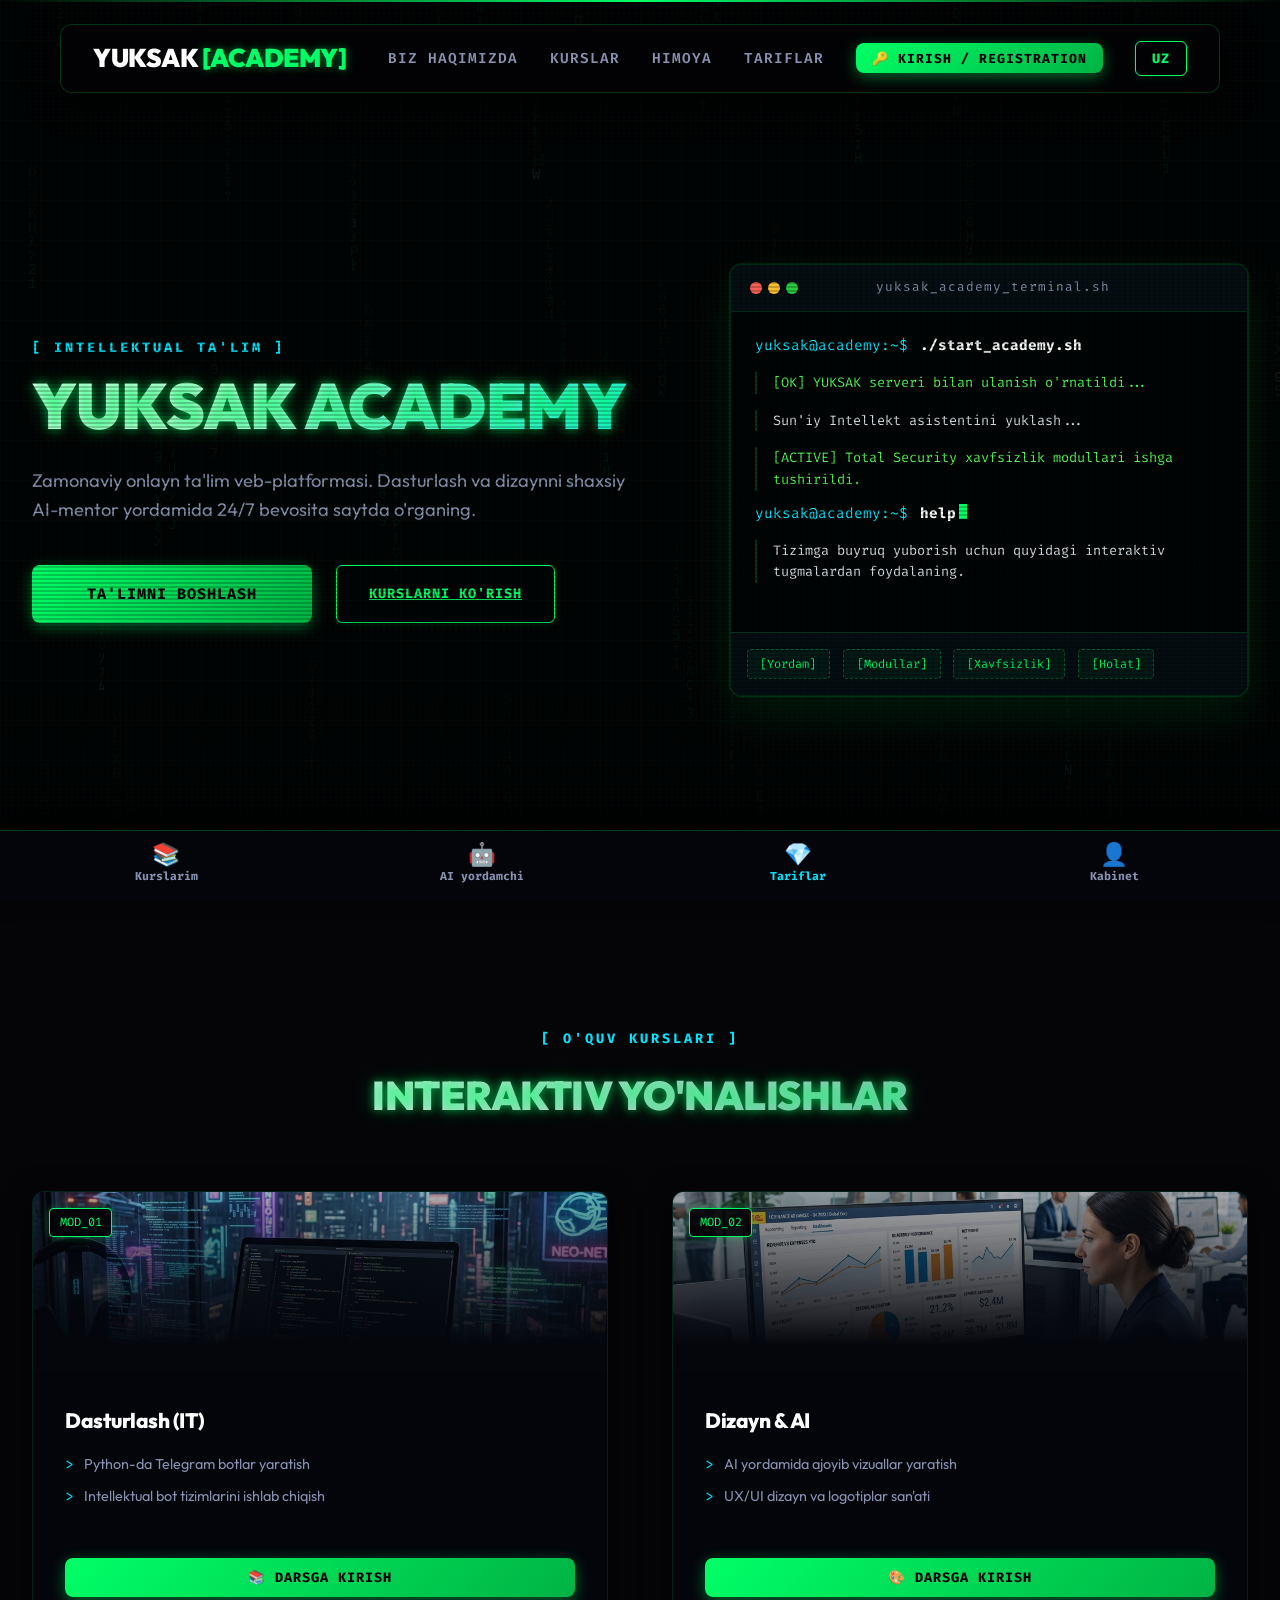
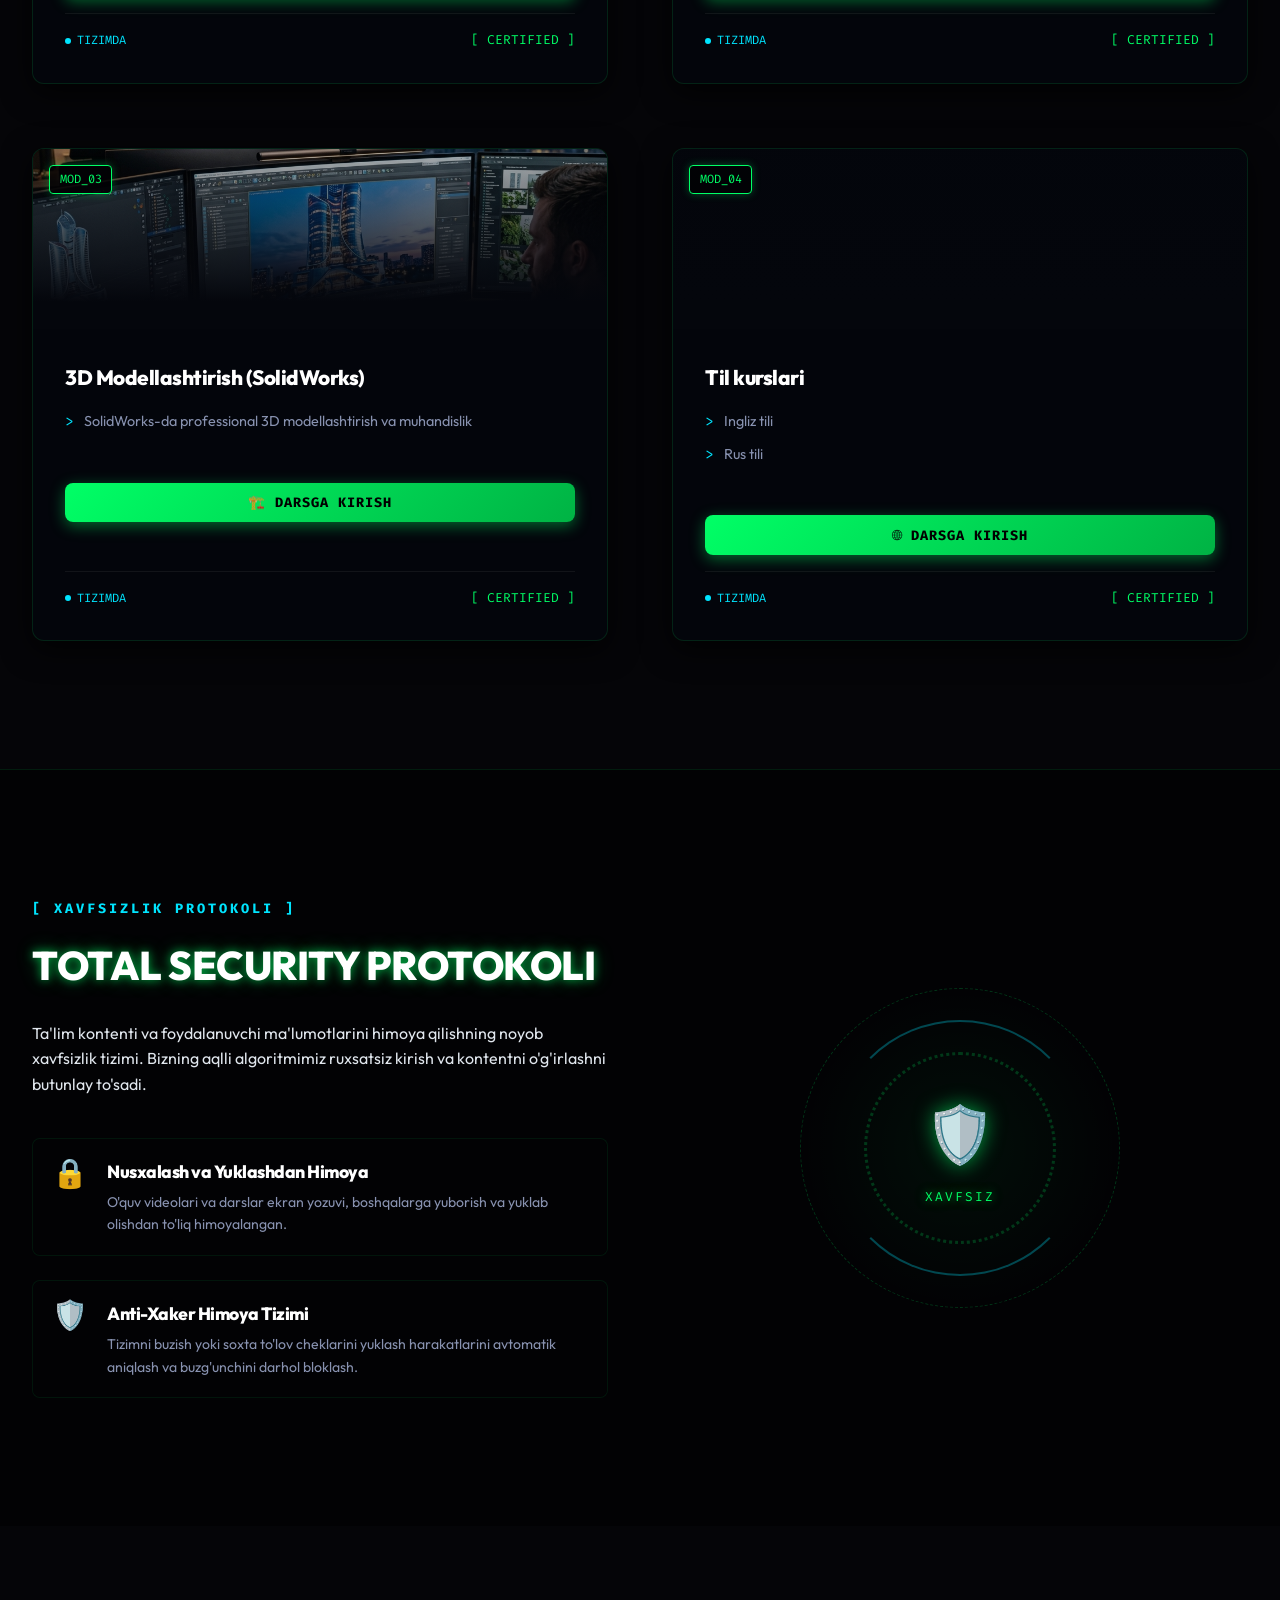
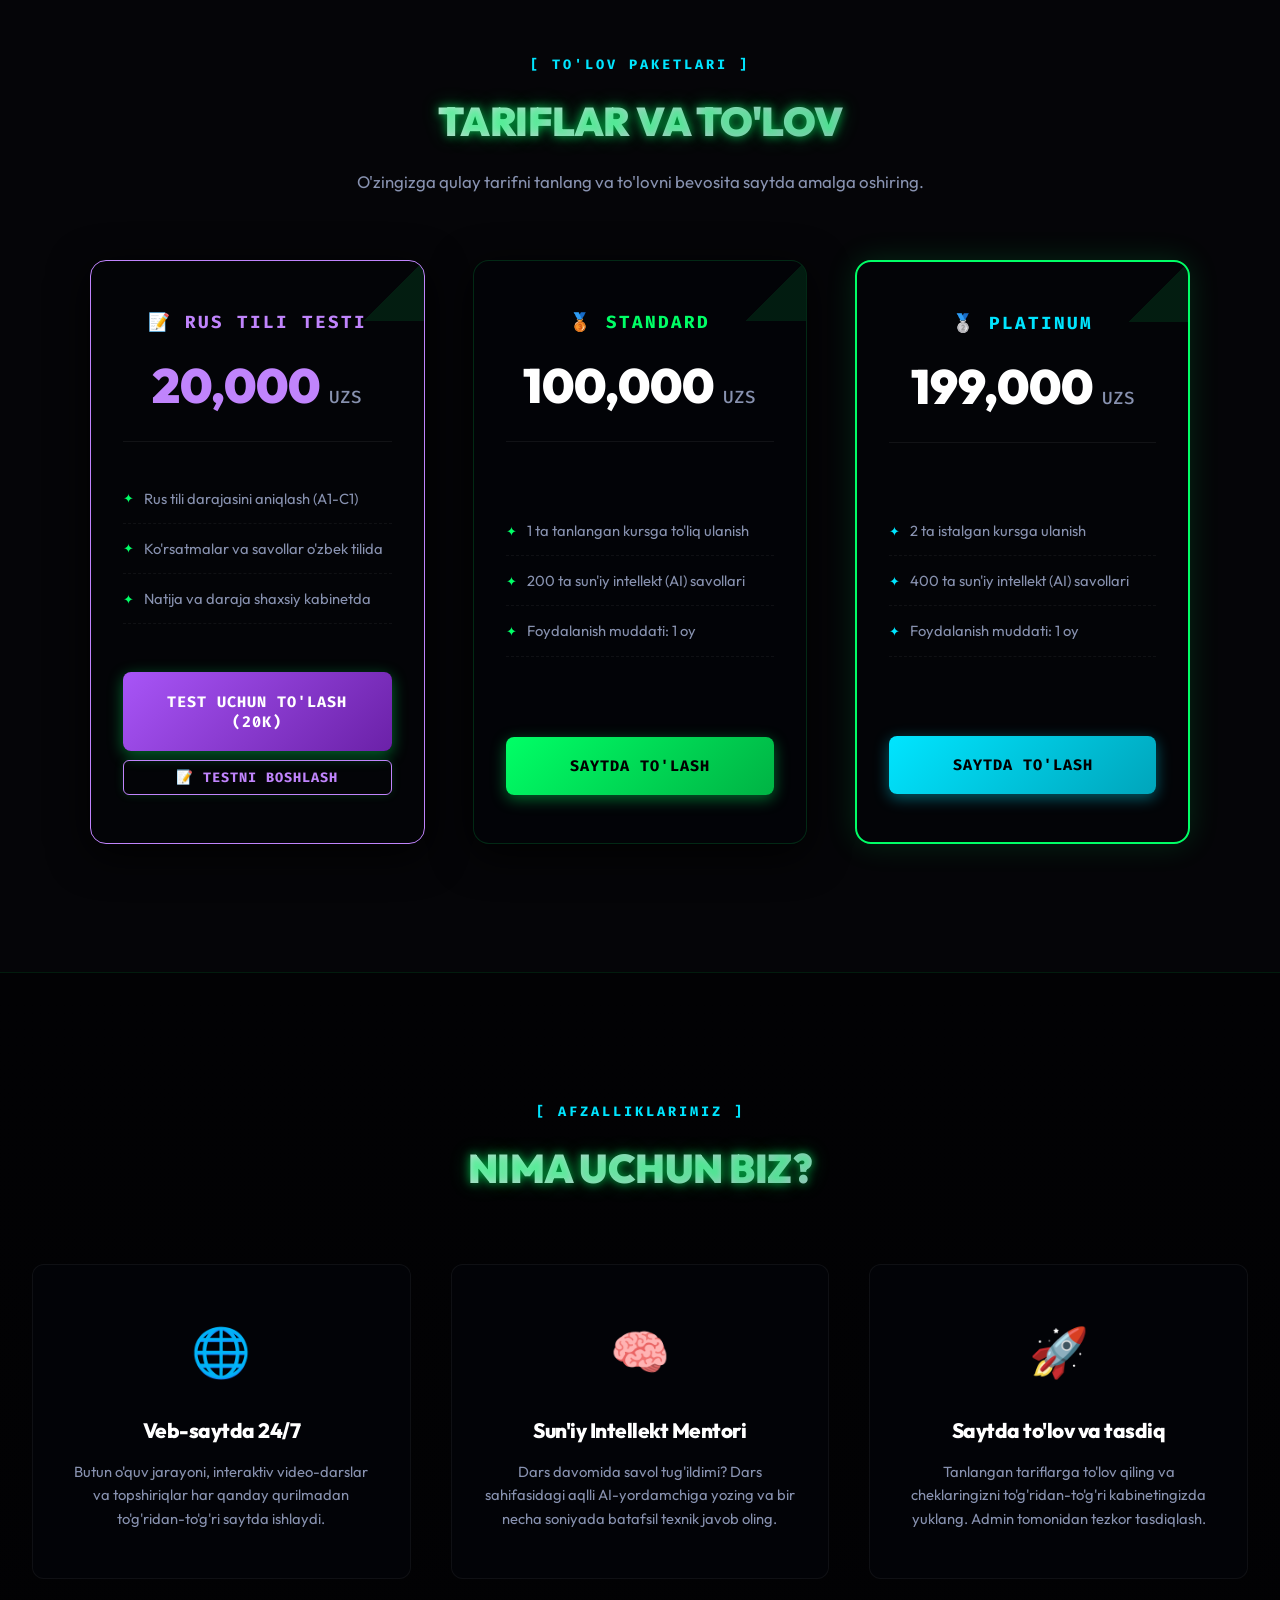
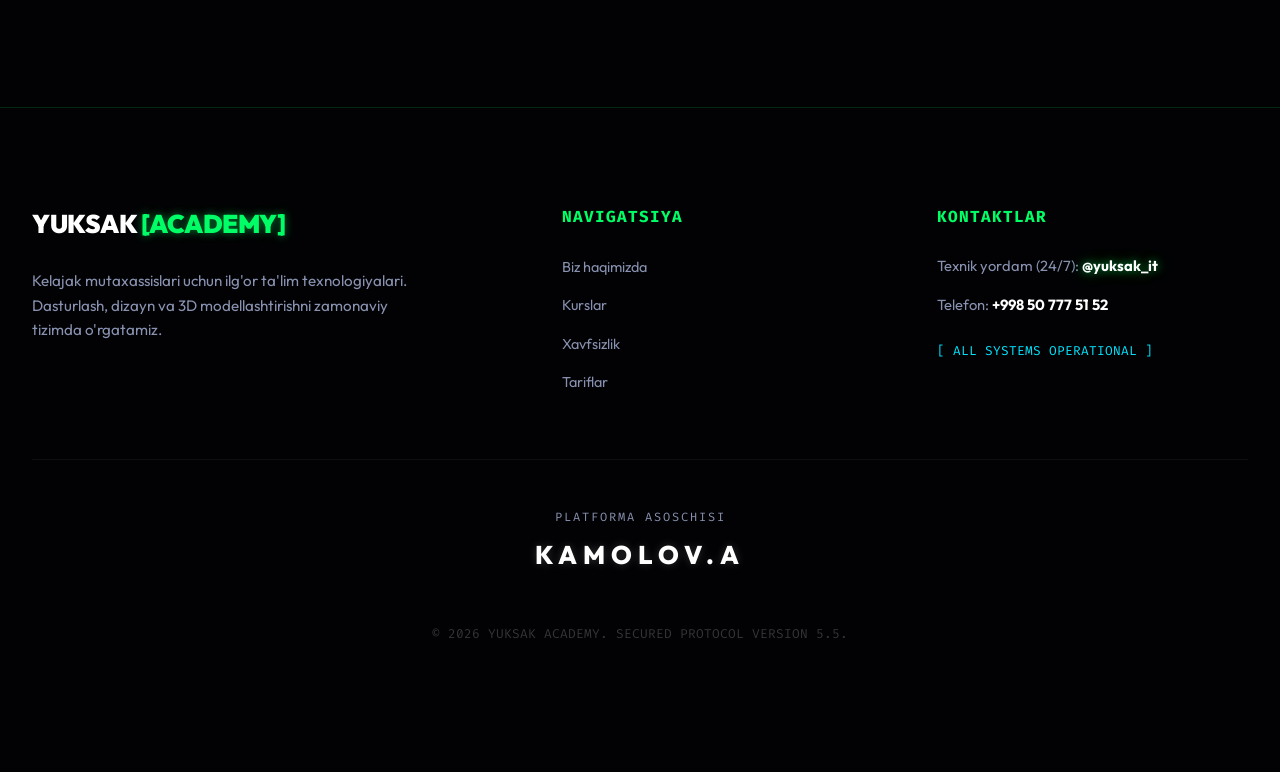
<file: website/index.html>
<!DOCTYPE html>
<html lang="uz">
<head>
    <meta charset="UTF-8">
    <meta name="viewport" content="width=device-width, initial-scale=1.0">
    <title>YUKSAK ACADEMY | Cyber Educational Platform</title>
    <meta name="description" content="YUKSAK ACADEMY - Telegram bot orqali zamonaviy IT, Dizayn, 3D Modellashtirish va Buxgalteriya kurslarini o'rganing. Sun'iy intellekt yordamchisi bilan 24/7 ta'lim.">
    <link rel="preconnect" href="https://fonts.googleapis.com">
    <link rel="preconnect" href="https://fonts.gstatic.com" crossorigin>
    <!-- Telegram WebApp SDK -->
    <script src="https://telegram.org/js/telegram-web-app.js"></script>
    <link rel="stylesheet" href="style.css">
    
    <!-- PWA configuration links -->
    <link rel="manifest" href="/manifest.json">
    <meta name="theme-color" content="#00ff66">
    <meta name="apple-mobile-web-app-capable" content="yes">
    <meta name="apple-mobile-web-app-status-bar-style" content="black-translucent">
    <link rel="apple-touch-icon" href="/assets/yuksak_logo_192.png">
</head>
<body>
    <!-- Cyber Scanner Animation -->
    <div class="scanner-line"></div>
    <div class="tech-grid"></div>
    <canvas id="matrix" class="matrix-canvas"></canvas>

    <!-- Top Navigation -->
    <nav class="navbar">
        <div class="container">
            <a href="#" class="logo">YUKSAK <span>[ACADEMY]</span></a>
            <div class="nav-links">
                <a href="#about" data-ru="О нас" data-uz="Biz haqimizda" data-en="About Us">Biz haqimizda</a>
                <a href="#courses" data-ru="Курсы" data-uz="Kurslar" data-en="Courses">Kurslar</a>
                <a href="#security" data-ru="Защита" data-uz="Himoya" data-en="Security">Himoya</a>
                <a href="#pricing" data-ru="Тарифы" data-uz="Tariflar" data-en="Pricing">Tariflar</a>
                <button id="nav-user-btn" onclick="openAuthModal()" class="btn-cyber-primary" style="width: auto; padding: 0.4rem 1rem; font-size: 0.82rem;">🔑 KIRISH / REGISTRATION</button>
                <button id="lang-toggle" class="btn-cyber-outline">UZ</button>
            </div>
        </div>
    </nav>

    <!-- Hero Banner with Interactive Terminal -->
    <header id="about" class="hero-v3">
        <div class="container">
            <div class="hero-grid">
                <div class="hero-text" data-aos="fade-right">
                    <span class="section-tag" data-ru="[ ИНТЕЛЛЕКТУАЛЬНОЕ ОБУЧЕНИЕ ]" data-uz="[ INTELLEKTUAL TA'LIM ]" data-en="[ INTELLIGENT EDUCATION ]">[ INTELLEKTUAL TA'LIM ]</span>
                    <h1 class="glow-text-green" data-ru="YUKSAK ACADEMY" data-uz="YUKSAK ACADEMY" data-en="YUKSAK ACADEMY">YUKSAK ACADEMY</h1>
                    <p data-ru="Инновационная веб-платформа онлайн обучения. Учитесь программированию и дизайну с персональным ИИ-наставником 24/7 прямо на сайте." data-uz="Zamonaviy onlayn ta'lim veb-platformasi. Dasturlash va dizaynni shaxsiy AI-mentor yordamida 24/7 bevosita saytda o'rganing." data-en="An innovative web educational platform. Learn programming and design with a personal AI mentor 24/7 directly on the website.">Zamonaviy onlayn ta'lim veb-platformasi. Dasturlash va dizaynni shaxsiy AI-mentor yordamida 24/7 bevosita saytda o'rganing.</p>
                    <div style="display: flex; gap: 1.5rem; flex-wrap: wrap;">
                        <button onclick="openAuthModal()" class="btn-cyber-primary" data-ru="НАЧАТЬ ОБУЧЕНИЕ" data-uz="TA'LIMNI BOSHLASH" data-en="START LEARNING" style="max-width: 280px;">TA'LIMNI BOSHLASH</button>
                        <a href="#courses" class="btn-cyber-outline" data-ru="СМОТРЕТЬ КУРСЫ" data-uz="KURSLARNI KO'RISH" data-en="VIEW COURSES" style="display: flex; align-items: center; justify-content: center; padding: 0 2rem;">KURSLARNI KO'RISH</a>
                    </div>
                </div>

                <div class="hero-visual" data-aos="fade-left">
                    <!-- Interactive Terminal Simulation -->
                    <div class="terminal-window">
                        <div class="terminal-header">
                            <div class="terminal-buttons">
                                <span class="term-btn red"></span>
                                <span class="term-btn yellow"></span>
                                <span class="term-btn green"></span>
                            </div>
                            <div class="terminal-title">yuksak_academy_terminal.sh</div>
                            <div style="width: 40px;"></div>
                        </div>
                        <div class="terminal-body" id="term-body">
                            <div class="terminal-row">
                                <span class="term-prompt">yuksak@academy:~$</span>
                                <span class="term-input-cmd">./start_academy.sh</span>
                            </div>
                            <div class="term-output success" data-ru="[OK] Соединение с сервером YUKSAK установлено..." data-uz="[OK] YUKSAK serveri bilan ulanish o'rnatildi..." data-en="[OK] Connection to YUKSAK server established...">[OK] YUKSAK serveri bilan ulanish o'rnatildi...</div>
                            <div class="term-output" data-ru="Инициализация ИИ-Ассистента..." data-uz="Sun'iy Intellekt asistentini yuklash..." data-en="Initializing AI Assistant...">Sun'iy Intellekt asistentini yuklash...</div>
                            <div class="term-output success" data-ru="[ACTIVE] Модули безопасности Total Security запущены." data-uz="[ACTIVE] Total Security xavfsizlik modullari ishga tushirildi." data-en="[ACTIVE] Total Security modules are fully active.">[ACTIVE] Total Security xavfsizlik modullari ishga tushirildi.</div>
                            <div class="terminal-row">
                                <span class="term-prompt">yuksak@academy:~$</span>
                                <span class="term-input-cmd" id="terminal-interactive-cmd">help</span>
                                <span class="term-cursor"></span>
                            </div>
                            <div class="term-output" id="terminal-interactive-output" data-ru="Используйте интерактивные кнопки ниже для отправки команд системе." data-uz="Tizimga buyruq yuborish uchun quyidagi interaktiv tugmalardan foydalaning." data-en="Use the interactive buttons below to send commands to the system.">Tizimga buyruq yuborish uchun quyidagi interaktiv tugmalardan foydalaning.</div>
                        </div>
                        <div class="terminal-controls">
                            <button class="term-action-btn" onclick="runTermCmd('help')" data-ru="[Помощь]" data-uz="[Yordam]" data-en="[Help]">[Yordam]</button>
                            <button class="term-action-btn" onclick="runTermCmd('modules')" data-ru="[Модули]" data-uz="[Modullar]" data-en="[Modules]">[Modullar]</button>
                            <button class="term-action-btn" onclick="runTermCmd('secure')" data-ru="[Защита]" data-uz="[Xavfsizlik]" data-en="[Security]">[Xavfsizlik]</button>
                            <button class="term-action-btn" onclick="runTermCmd('status')" data-ru="[Статус]" data-uz="[Holat]" data-en="[Status]">[Holat]</button>
                        </div>
                    </div>
                </div>
            </div>
        </div>
    </header>

    <!-- Courses Grid Section -->
    <section id="courses" style="padding: 8rem 0; background: var(--bg-dark);">
        <div class="container">
            <div class="section-title-wrap" data-aos="fade-up">
                <span class="section-tag" data-ru="[ УЧЕБНЫЕ КУРСЫ ]" data-uz="[ O'QUV KURSLARI ]" data-en="[ EDUCATIONAL COURSES ]">[ O'QUV KURSLARI ]</span>
                <h2 class="section-title glow-text-green" data-ru="Интерактивные Направления" data-uz="Interaktiv Yo'nalishlar" data-en="Interactive Paths">Interaktiv Yo'nalishlar</h2>
            </div>

            <div class="grid-2">
                <!-- Course 1 -->
                <div class="course-card-v3" data-aos="fade-up">
                    <div class="course-header-v3" style="background-image: url('assets/yuksak_academy_course_programming_new_1778757384924.png')">
                        <div class="course-overlay-v3"></div>
                        <span class="course-mod-tag">MOD_01</span>
                    </div>
                    <div class="course-body-v3">
                        <h4 data-ru="Dasturlash (IT)" data-uz="Dasturlash (IT)" data-en="Programming (IT)">Dasturlash (IT)</h4>
                        <ul>
                            <li data-ru="Создание Telegram ботов на Python" data-uz="Python-da Telegram botlar yaratish" data-en="Telegram bot creation with Python">Python-da Telegram botlar yaratish</li>
                            <li data-ru="Разработка интеллектуальных систем" data-uz="Intellektual bot tizimlarini ishlab chiqish" data-en="Intelligent bot systems development">Intellektual bot tizimlarini ishlab chiqish</li>
                        </ul>
                        <div style="margin-top: 1rem; margin-bottom: 1rem;">
                            <button onclick="openCoursePlayer('prog')" class="btn-cyber-primary" style="padding: 0.7rem 1.2rem; font-size: 0.85rem;">📚 DARSGA KIRISH</button>
                        </div>
                        <div class="course-cyber-footer">
                            <div class="course-status-label">
                                <span class="pulse-dot"></span>
                                <span data-ru="ОНЛАЙН" data-uz="TIZIMDA" data-en="ONLINE">TIZIMDA</span>
                            </div>
                            <span style="font-family: var(--font-mono); font-size: 0.8rem; color: var(--primary);">[ CERTIFIED ]</span>
                        </div>
                    </div>
                </div>

                <!-- Course 2 -->
                <div class="course-card-v3" data-aos="fade-up" data-aos-delay="100">
                    <div class="course-header-v3" style="background-image: url('assets/yuksak_academy_course_accounting_new_1778757408226.png')">
                        <div class="course-overlay-v3"></div>
                        <span class="course-mod-tag">MOD_02</span>
                    </div>
                    <div class="course-body-v3">
                        <h4 data-ru="Дизайн & ИИ" data-uz="Dizayn & AI" data-en="Design & AI">Dizayn & AI</h4>
                        <ul>
                            <li data-ru="Генерация визуалов через AI" data-uz="AI yordamida ajoyib vizuallar yaratish" data-en="Visual generation via AI">AI yordamida ajoyib vizuallar yaratish</li>
                            <li data-ru="UX/UI дизайн и Логотипы" data-uz="UX/UI dizayn va logotiplar san'ati" data-en="UX/UI Design and Logo Art">UX/UI dizayn va logotiplar san'ati</li>
                        </ul>
                        <div style="margin-top: 1rem; margin-bottom: 1rem;">
                            <button onclick="openCoursePlayer('design')" class="btn-cyber-primary" style="padding: 0.7rem 1.2rem; font-size: 0.85rem;">🎨 DARSGA KIRISH</button>
                        </div>
                        <div class="course-cyber-footer">
                            <div class="course-status-label">
                                <span class="pulse-dot"></span>
                                <span data-ru="ОНЛАЙН" data-uz="TIZIMDA" data-en="ONLINE">TIZIMDA</span>
                            </div>
                            <span style="font-family: var(--font-mono); font-size: 0.8rem; color: var(--primary);">[ CERTIFIED ]</span>
                        </div>
                    </div>
                </div>

                <!-- Course 3 -->
                <div class="course-card-v3" data-aos="fade-up" data-aos-delay="200">
                    <div class="course-header-v3" style="background-image: url('assets/yuksak_academy_course_3d_modeling_1778756816898.png')">
                        <div class="course-overlay-v3"></div>
                        <span class="course-mod-tag">MOD_03</span>
                    </div>
                    <div class="course-body-v3">
                        <h4 data-ru="3D Моделирование (SolidWorks)" data-uz="3D Modellashtirish (SolidWorks)" data-en="3D Modeling (SolidWorks)">3D Modellashtirish (SolidWorks)</h4>
                        <ul>
                            <li data-ru="3D Моделирование и Инжиниринг в SolidWorks" data-uz="SolidWorks-da professional 3D modellashtirish va muhandislik" data-en="3D Modeling and Engineering in SolidWorks">SolidWorks-da professional 3D modellashtirish va muhandislik</li>
                        </ul>
                        <div style="margin-top: 1rem; margin-bottom: 1rem;">
                            <button onclick="openCoursePlayer('3d')" class="btn-cyber-primary" style="padding: 0.7rem 1.2rem; font-size: 0.85rem;">🏗️ DARSGA KIRISH</button>
                        </div>
                        <div class="course-cyber-footer">
                            <div class="course-status-label">
                                <span class="pulse-dot"></span>
                                <span data-ru="ОНЛАЙН" data-uz="TIZIMDA" data-en="ONLINE">TIZIMDA</span>
                            </div>
                            <span style="font-family: var(--font-mono); font-size: 0.8rem; color: var(--primary);">[ CERTIFIED ]</span>
                        </div>
                    </div>
                </div>

                <!-- Course 4 -->
                <div class="course-card-v3" data-aos="fade-up">
                    <div class="course-header-v3" style="background-image: url('https://images.unsplash.com/photo-1543167606-936d9fd217a3?auto=format&fit=crop&q=80&w=400')">
                        <div class="course-overlay-v3"></div>
                        <span class="course-mod-tag">MOD_04</span>
                    </div>
                    <div class="course-body-v3">
                        <h4 data-ru="Языковые курсы" data-uz="Til kurslari" data-en="Language Courses">Til kurslari</h4>
                        <ul>
                            <li data-ru="Английский язык" data-uz="Ingliz tili" data-en="English Language">Ingliz tili</li>
                            <li data-ru="Русский язык" data-uz="Rus tili" data-en="Russian Language">Rus tili</li>
                        </ul>
                        <div style="margin-top: 1rem; margin-bottom: 1rem;">
                            <button onclick="openCoursePlayer('lang')" class="btn-cyber-primary" style="padding: 0.7rem 1.2rem; font-size: 0.85rem;">🌐 DARSGA KIRISH</button>
                        </div>
                        <div class="course-cyber-footer">
                            <div class="course-status-label">
                                <span class="pulse-dot"></span>
                                <span data-ru="ОНЛАЙН" data-uz="TIZIMDA" data-en="ONLINE">TIZIMDA</span>
                            </div>
                            <span style="font-family: var(--font-mono); font-size: 0.8rem; color: var(--primary);">[ CERTIFIED ]</span>
                        </div>
                    </div>
                </div>
            </div>
        </div>
    </section>

    <!-- Total Security HUD Section -->
    <section id="security" style="padding: 8rem 0; background: var(--bg-darker); border-top: 1px solid rgba(0, 255, 102, 0.1);">
        <div class="container">
            <div class="grid-2" style="align-items: center;">
                <div class="sec-text" data-aos="fade-right">
                    <span class="section-tag" data-ru="[ БЕЗОПАСНОСТЬ ДАННЫХ ]" data-uz="[ XAVFSIZLIK PROTOKOLI ]" data-en="[ SYSTEM SECURITY ]">[ XAVFSIZLIK PROTOKOLI ]</span>
                    <h2 class="glow-text-green" data-ru="Протокол Total Security" data-uz="Total Security Protokoli" data-en="Total Security Protocol" style="font-size: 2.5rem; text-transform: uppercase; margin-bottom: 1.5rem;">Total Security Protokoli</h2>
                    <p data-ru="Уникальный протокол защиты образовательного контента и пользовательских данных. Наша интеллектуальная система предотвращает несанкционированный доступ и копирование материалов." data-uz="Ta'lim kontenti va foydalanuvchi ma'lumotlarini himoya qilishning noyob xavfsizlik tizimi. Bizning aqlli algoritmimiz ruxsatsiz kirish va kontentni o'g'irlashni butunlay to'sadi." data-en="A unique security protocol for protecting educational content and user data. Our intelligent system prevents unauthorized access and illegal content copying.">Ta'lim kontenti va foydalanuvchi ma'lumotlarini himoya qilishning noyob xavfsizlik tizimi. Bizning aqlli algoritmimiz ruxsatsiz kirish va kontentni o'g'irlashni butunlay to'sadi.</p>
                    
                    <div class="cyber-sec-list" style="margin-top: 2.5rem;">
                        <div class="cyber-sec-item">
                            <span class="cyber-sec-icon">🔒</span>
                            <div class="cyber-sec-info">
                                <h5 data-ru="Защита от Копирования" data-uz="Nusxalash va Yuklashdan Himoya" data-en="Copy & Download Protection">Nusxalash va Yuklashdan Himoya</h5>
                                <p data-ru="Видеоматериалы и лекции защищены от записи экрана, пересылки и прямого скачивания." data-uz="O'quv videolari va darslar ekran yozuvi, boshqalarga yuborish va yuklab olishdan to'liq himoyalangan." data-en="Video lectures and content are strictly protected from screen-recording, forwarding and direct downloading.">O'quv videolari va darslar ekran yozuvi, boshqalarga yuborish va yuklab olishdan to'liq himoyalangan.</p>
                            </div>
                        </div>
                        <div class="cyber-sec-item">
                            <span class="cyber-sec-icon">🛡️</span>
                            <div class="cyber-sec-info">
                                <h5 data-ru="Анти-Хакер Система" data-uz="Anti-Xaker Himoya Tizimi" data-en="Anti-Hacker Defence Shield">Anti-Xaker Himoya Tizimi</h5>
                                <p data-ru="Автоматическое обнаружение попыток взлома или загрузки поддельных чеков с моментальной блокировкой злоумышленника." data-uz="Tizimni buzish yoki soxta to'lov cheklarini yuklash harakatlarini avtomatik aniqlash va buzg'unchini darhol bloklash." data-en="Automated detection of hacking attempts or fake payment receipts with immediate terminal ban.">Tizimni buzish yoki soxta to'lov cheklarini yuklash harakatlarini avtomatik aniqlash va buzg'unchini darhol bloklash.</p>
                            </div>
                        </div>
                    </div>
                </div>

                <div class="sec-visual" data-aos="zoom-in" data-aos-delay="100">
                    <!-- High-tech rotating HUD display -->
                    <div class="hud-wrapper">
                        <div class="hud-ring outer"></div>
                        <div class="hud-ring middle"></div>
                        <div class="hud-ring inner"></div>
                        <div class="hud-center">
                            <div class="hud-icon">🛡️</div>
                            <div class="hud-status glow-text-green" data-ru="ЗАЩИЩЕНО" data-uz="XAVFSIZ" data-en="SECURED">XAVFSIZ</div>
                        </div>
                    </div>
                </div>
            </div>
        </div>
    </section>

    <!-- Pricing / Tariffs section -->
    <section id="pricing" style="padding: 8rem 0; background: var(--bg-dark);">
        <div class="container">
            <div class="section-title-wrap" data-aos="fade-up">
                <span class="section-tag" data-ru="[ ЦЕНОВЫЕ ПАКЕТЫ ]" data-uz="[ TO'LOV PAKETLARI ]" data-en="[ PRICING OPTIONS ]">[ TO'LOV PAKETLARI ]</span>
                <h2 class="section-title glow-text-green" data-ru="Тарифы на Обучение" data-uz="Tariflar va To'lov" data-en="Pricing Packages">Tariflar va To'lov</h2>
                <p style="color: var(--text-muted); margin-top: 1rem; font-size: 1.05rem;" data-ru="Выбирайте удобный тариф и оплачивайте прямо на сайте." data-uz="O'zingizga qulay tarifni tanlang va to'lovni bevosita saytda amalga oshiring." data-en="Choose a convenient plan and pay directly on the website.">O'zingizga qulay tarifni tanlang va to'lovni bevosita saytda amalga oshiring.</p>
            </div>

            <div class="tariff-grid" style="grid-template-columns: repeat(auto-fit, minmax(280px, 1fr)); max-width: 1100px; margin: 0 auto;">
                <!-- Russian Level Test Tariff Card -->
                <div class="cyber-deck" data-aos="fade-up" style="border-color: #c084fc;">
                    <div class="cyber-deck-header">
                        <h3 data-ru="📝 ТЕСТ РУССКОГО ЯЗЫКА" data-uz="📝 RUS TILI TESTI" data-en="📝 RUSSIAN TEST" style="color: #c084fc;">📝 RUS TILI TESTI</h3>
                        <div class="amount" style="color: #c084fc;">20,000 <span>UZS</span></div>
                    </div>
                    <ul class="cyber-deck-features">
                        <li data-ru="Тест определения уровня (A1-C1)" data-uz="Rus tili darajasini aniqlash (A1-C1)" data-en="Level assessment test (A1-C1)">Rus tili darajasini aniqlash (A1-C1)</li>
                        <li data-ru="Инструкции и вопросы на узбекском" data-uz="Ko'rsatmalar va savollar o'zbek tilida" data-en="Uzbek questions and guidance">Ko'rsatmalar va savollar o'zbek tilida</li>
                        <li data-ru="Результат и сертификат в кабинете" data-uz="Natija va daraja shaxsiy kabinetda" data-en="Instant profile certificate & level">Natija va daraja shaxsiy kabinetda</li>
                    </ul>
                    <div style="display: flex; flex-direction: column; gap: 0.6rem;">
                        <button onclick="openPaymentModal('russian_test')" class="btn-cyber-primary" style="background: linear-gradient(135deg, #a855f7, #6b21a8); color: #fff;" data-ru="ОПЛАТИТЬ ТЕСТ (20k UZS)" data-uz="TEST UCHUN TO'LASH (20k)" data-en="PAY FOR TEST (20k UZS)">TEST UCHUN TO'LASH (20k)</button>
                        <button onclick="startRussianPlacementTest()" class="btn-cyber-outline" style="border-color: #c084fc; color: #c084fc;" data-ru="📝 НАЧАТЬ ТЕСТ" data-uz="📝 TESTNI BOSHLASH" data-en="📝 START TEST">📝 TESTNI BOSHLASH</button>
                    </div>
                </div>

                <!-- Standard tariff -->
                <div class="cyber-deck" data-aos="fade-up">
                    <div class="cyber-deck-header">
                        <h3 data-ru="🥉 СТАНДАРТ" data-uz="🥉 STANDARD" data-en="🥉 STANDARD">🥉 STANDARD</h3>
                        <div class="amount">100,000 <span>UZS</span></div>
                    </div>
                    <ul class="cyber-deck-features">
                        <li data-ru="Доступ к 1 выбранному курсу" data-uz="1 ta tanlangan kursga to'liq ulanish" data-en="Full access to 1 selected course">1 ta tanlangan kursga to'liq ulanish</li>
                        <li data-ru="200 интеллектуальных вопросов ИИ" data-uz="200 ta sun'iy intellekt (AI) savollari" data-en="200 AI assistant questions">200 ta sun'iy intellekt (AI) savollari</li>
                        <li data-ru="Период активности: 1 месяц" data-uz="Foydalanish muddati: 1 oy" data-en="Access duration: 1 Month">Foydalanish muddati: 1 oy</li>
                    </ul>
                    <button onclick="openPaymentModal('standard')" class="btn-cyber-primary" data-ru="ОПЛАТИТЬ НА САЙТЕ" data-uz="SAYTDA TO'LASH" data-en="PAY ON WEBSITE">SAYTDA TO'LASH</button>
                </div>

                <!-- Platinum tariff -->
                <div class="cyber-deck featured blue" data-aos="fade-up" data-aos-delay="100">
                    <div class="cyber-deck-header">
                        <h3 data-ru="🥈 ПЛАТИНА" data-uz="🥈 PLATINUM" data-en="🥈 PLATINUM">🥈 PLATINUM</h3>
                        <div class="amount">199,000 <span>UZS</span></div>
                    </div>
                    <ul class="cyber-deck-features">
                        <li data-ru="Доступ к 2 любым курсам" data-uz="2 ta istalgan kursga ulanish" data-en="Access to 2 selected courses">2 ta istalgan kursga ulanish</li>
                        <li data-ru="400 интеллектуальных вопросов ИИ" data-uz="400 ta sun'iy intellekt (AI) savollari" data-en="400 AI assistant questions">400 ta sun'iy intellekt (AI) savollari</li>
                        <li data-ru="Период активности: 1 месяц" data-uz="Foydalanish muddati: 1 oy" data-en="Access duration: 1 Month">Foydalanish muddati: 1 oy</li>
                    </ul>
                    <button onclick="openPaymentModal('platinum')" class="btn-cyber-primary btn-cyber-blue" data-ru="ОПЛАТИТЬ НА САЙТЕ" data-uz="SAYTDA TO'LASH" data-en="PAY ON WEBSITE">SAYTDA TO'LASH</button>
                </div>
            </div>
        </div>
    </section>

    <!-- Why Us Section -->
    <section id="why-us" class="why-us-v3" style="border-top: 1px solid rgba(0, 255, 102, 0.1);">
        <div class="container">
            <div class="section-title-wrap" data-aos="fade-up">
                <span class="section-tag" data-ru="[ ПРЕИМУЩЕСТВА ]" data-uz="[ AFZALLIKLARIMIZ ]" data-en="[ OUR BENEFITS ]">[ AFZALLIKLARIMIZ ]</span>
                <h2 class="section-title glow-text-green" data-ru="Почему YUKSAK ACADEMY?" data-uz="Nima Uchun Biz?" data-en="Why YUKSAK ACADEMY?">Nima Uchun Biz?</h2>
            </div>

            <div class="grid-3">
                <div class="why-card" data-aos="fade-up">
                    <span class="why-icon">🌐</span>
                    <h4 data-ru="Удобный веб-доступ" data-uz="Veb-saytda 24/7" data-en="24/7 Web Platform">Veb-saytda 24/7</h4>
                    <p data-ru="Весь процесс обучения, интерактивные видео-уроки и задания доступны прямо на сайте с любого устройства." data-uz="Butun o'quv jarayoni, interaktiv video-darslar va topshiriqlar har qanday qurilmadan to'g'ridan-to'g'ri saytda ishlaydi." data-en="The entire learning process, interactive video lessons, and assignments are directly accessible on the website from any device.">Butun o'quv jarayoni, interaktiv video-darslar va topshiriqlar har qanday qurilmadan to'g'ridan-to'g'ri saytda ishlaydi.</p>
                </div>
                <div class="why-card" data-aos="fade-up" data-aos-delay="100">
                    <span class="why-icon">🧠</span>
                    <h4 data-ru="Интеллект ИИ-Наставника" data-uz="Sun'iy Intellekt Mentori" data-en="AI-Powered Tutor">Sun'iy Intellekt Mentori</h4>
                    <p data-ru="Возникли вопросы во время лекции? Задайте их ИИ-помощнику прямо на странице урока и мгновенно получите развернутый технический ответ." data-uz="Dars davomida savol tug'ildimi? Dars sahifasidagi aqlli AI-yordamchiga yozing va bir necha soniyada batafsil texnik javob oling." data-en="Have questions during a lecture? Just ask our AI assistant inside the lesson and get comprehensive answers instantly.">Dars davomida savol tug'ildimi? Dars sahifasidagi aqlli AI-yordamchiga yozing va bir necha soniyada batafsil texnik javob oling.</p>
                </div>
                <div class="why-card" data-aos="fade-up" data-aos-delay="200">
                    <span class="why-icon">🚀</span>
                    <h4 data-ru="Прямая оплата на сайте" data-uz="Saytda to'lov va tasdiq" data-en="Instant Web Receipts">Saytda to'lov va tasdiq</h4>
                    <p data-ru="Оплачивайте выбранные тарифы и загружайте чеки прямо в вашем кабинете. Моментальная проверка администратором." data-uz="Tanlangan tariflarga to'lov qiling va cheklaringizni to'g'ridan-to'g'ri kabinetingizda yuklang. Admin tomonidan tezkor tasdiqlash." data-en="Pay for selected plans and upload receipts directly inside your web portal. Fast verification by admin.">Tanlangan tariflarga to'lov qiling va cheklaringizni to'g'ridan-to'g'ri kabinetingizda yuklang. Admin tomonidan tezkor tasdiqlash.</p>
                </div>
            </div>
        </div>
    </section>

    <!-- Bottom App Navigation Bar -->
    <div class="app-bottom-nav">
        <a href="#courses" class="app-nav-item">
            <span class="app-nav-icon">📚</span>
            <span class="app-nav-label" data-ru="Курсы" data-uz="Kurslarim" data-en="Courses">Kurslarim</span>
        </a>
        <a href="#assistant-modal" onclick="openAiAssistantModal(); return false;" class="app-nav-item">
            <span class="app-nav-icon">🤖</span>
            <span class="app-nav-label" data-ru="ИИ Помощник" data-uz="AI yordamchi" data-en="AI Assistant">AI yordamchi</span>
        </a>
        <a href="#pricing" class="app-nav-item featured">
            <span class="app-nav-icon">💎</span>
            <span class="app-nav-label" data-ru="Тарифы" data-uz="Tariflar" data-en="Plans">Tariflar</span>
        </a>
        <a href="#auth-modal" onclick="openAuthModal(); return false;" class="app-nav-item">
            <span class="app-nav-icon">👤</span>
            <span class="app-nav-label" id="bottom-nav-user-label" data-ru="Кабинет" data-uz="Kabinet" data-en="Cabinet">Kabinet</span>
        </a>
    </div>

    <!-- User Auth Modal (Register / Login) -->
    <div id="auth-modal" class="cyber-modal">
        <div class="cyber-modal-content">
            <div class="cyber-modal-header">
                <h3 id="auth-modal-title">🔑 SAYTGA KIRISH / RO'YXATDAN O'TISH</h3>
                <button class="cyber-modal-close" onclick="closeAuthModal()">&times;</button>
            </div>
            <div class="cyber-modal-body">
                <div style="display: flex; gap: 1rem; margin-bottom: 1.5rem;">
                    <button id="tab-login-btn" onclick="switchAuthTab('login')" class="btn-cyber-primary" style="flex: 1; padding: 0.6rem;">KIRISH (LOGIN)</button>
                    <button id="tab-register-btn" onclick="switchAuthTab('register')" class="btn-cyber-outline" style="flex: 1; padding: 0.6rem;">RO'YXATDAN O'TISH</button>
                </div>

                <!-- Form Login -->
                <form id="auth-login-form" onsubmit="handleLoginSubmit(event)">
                    <div style="margin-bottom: 1.2rem;">
                        <label style="display: block; color: var(--text-muted); font-family: var(--font-mono); margin-bottom: 0.4rem; font-size: 0.85rem;">TELEFON RAQAM (yoki User ID):</label>
                        <input type="text" id="login-phone" placeholder="+998901234567" required style="width: 100%; padding: 0.8rem; background: rgba(2, 2, 4, 0.8); border: 1px solid var(--primary); border-radius: 6px; color: #fff;">
                    </div>
                    <div style="margin-bottom: 1.5rem;">
                        <label style="display: block; color: var(--text-muted); font-family: var(--font-mono); margin-bottom: 0.4rem; font-size: 0.85rem;">PAROL:</label>
                        <input type="password" id="login-password" placeholder="••••••••" required style="width: 100%; padding: 0.8rem; background: rgba(2, 2, 4, 0.8); border: 1px solid var(--primary); border-radius: 6px; color: #fff;">
                    </div>
                    <button type="submit" class="btn-cyber-primary">TIZIMGA KIRISH</button>
                </form>

                <!-- Form Register -->
                <form id="auth-register-form" onsubmit="handleRegisterSubmit(event)" style="display: none;">
                    <div style="margin-bottom: 1rem;">
                        <label style="display: block; color: var(--text-muted); font-family: var(--font-mono); margin-bottom: 0.4rem; font-size: 0.85rem;">ISMI-SHARIF (F.I.SH):</label>
                        <input type="text" id="reg-name" placeholder="Abdulaziz Kamolov" required style="width: 100%; padding: 0.8rem; background: rgba(2, 2, 4, 0.8); border: 1px solid var(--primary); border-radius: 6px; color: #fff;">
                    </div>
                    <div style="margin-bottom: 1rem;">
                        <label style="display: block; color: var(--text-muted); font-family: var(--font-mono); margin-bottom: 0.4rem; font-size: 0.85rem;">TELEFON RAQAM:</label>
                        <input type="text" id="reg-phone" placeholder="+998901234567" required style="width: 100%; padding: 0.8rem; background: rgba(2, 2, 4, 0.8); border: 1px solid var(--primary); border-radius: 6px; color: #fff;">
                    </div>
                    <div style="margin-bottom: 1.5rem;">
                        <label style="display: block; color: var(--text-muted); font-family: var(--font-mono); margin-bottom: 0.4rem; font-size: 0.85rem;">PAROL YARATING:</label>
                        <input type="password" id="reg-password" placeholder="••••••••" required style="width: 100%; padding: 0.8rem; background: rgba(2, 2, 4, 0.8); border: 1px solid var(--primary); border-radius: 6px; color: #fff;">
                    </div>
                    <button type="submit" class="btn-cyber-primary">RO'YXATDAN O'TISH</button>
                </form>

                <!-- User Profile View (If already logged in) -->
                <div id="auth-user-profile" style="display: none; text-align: center;">
                    <div style="font-size: 3rem; margin-bottom: 0.5rem;">👤</div>
                    <h3 id="prof-user-name" style="color: #fff; margin-bottom: 0.3rem;">Foydalanuvchi</h3>
                    <p id="prof-user-phone" style="color: var(--secondary); font-family: var(--font-mono); font-size: 0.9rem;">+998 00 000 00 00</p>
                    <div style="margin: 1.5rem 0; padding: 1rem; background: rgba(0, 255, 102, 0.05); border: 1px solid rgba(0, 255, 102, 0.2); border-radius: 8px;">
                        <p style="font-size: 0.85rem; color: var(--text-muted);">TARIF HOLATI:</p>
                        <h4 id="prof-user-tariff" style="color: var(--primary); font-size: 1.3rem; margin-top: 0.2rem; font-family: var(--font-mono);">BEPUL (TARIFSIZ)</h4>
                    </div>

                    <!-- Personal Cabinet Test Results -->
                    <div style="margin-bottom: 1.5rem; text-align: left; background: rgba(2, 2, 4, 0.8); border: 1px solid rgba(192, 132, 252, 0.3); border-radius: 8px; padding: 1rem;">
                        <h4 style="color: #c084fc; font-size: 0.9rem; font-family: var(--font-mono); margin-bottom: 0.8rem; display: flex; justify-content: space-between; align-items: center;">
                            <span>📊 MENING TEST NATIJALARIM</span>
                            <button onclick="startRussianPlacementTest()" class="btn-cyber-action" style="border-color: #c084fc; color: #c084fc; font-size: 0.7rem; padding: 0.2rem 0.5rem;">📝 QAYTA TOPSHIRISH</button>
                        </h4>
                        <div id="cabinet-test-results-list" style="max-height: 140px; overflow-y: auto; font-size: 0.82rem; color: #ddd;">
                            <div style="color: var(--text-muted); text-align: center; padding: 0.5rem;">Test natijalari yo'q</div>
                        </div>
                    </div>

                    <div style="display: flex; gap: 1rem;">
                        <button onclick="scrollToPricing(); closeAuthModal();" class="btn-cyber-primary" style="flex: 1;">💎 TARIF OLISH</button>
                        <button onclick="handleLogout()" class="btn-cyber-outline" style="flex: 1; border-color: var(--accent); color: var(--accent);">CHIQISH</button>
                    </div>
                </div>

                <div id="auth-msg-box" style="margin-top: 1rem; font-size: 0.85rem; text-align: center;"></div>
            </div>
        </div>
    </div>

    <!-- Standalone Russian Placement Test Interactive Modal -->
    <div id="russian-test-modal" class="cyber-modal">
        <div class="cyber-modal-content" style="max-width: 650px;">
            <div class="cyber-modal-header">
                <h3 style="color: #c084fc;">🇷🇺 RUS TILI DARAJASINI ANIQLASH TESTI</h3>
                <button class="cyber-modal-close" onclick="closeRussianTestModal()">&times;</button>
            </div>
            <div class="cyber-modal-body" id="russian-test-body">
                <!-- Dynamic Quiz Screen rendered by JavaScript -->
            </div>
        </div>
    </div>

    <!-- Direct Payment & Receipt Upload Modal -->
    <div id="payment-modal" class="cyber-modal">
        <div class="cyber-modal-content">
            <div class="cyber-modal-header">
                <h3>💎 SAYTDA TO'LOV AMALGA OSHIRISH</h3>
                <button class="cyber-modal-close" onclick="closePaymentModal()">&times;</button>
            </div>
            <div class="cyber-modal-body">
                <div style="text-align: center; margin-bottom: 1.5rem;">
                    <span class="cyber-badge cyber-badge-green" id="pay-modal-tariff-title" style="font-size: 1rem; padding: 0.5rem 1rem;">STANDARD (60,000 UZS)</span>
                </div>

                <!-- Payment Details & Card info -->
                <div style="background: rgba(2, 2, 4, 0.8); border: 1px solid rgba(0, 255, 102, 0.2); border-radius: 12px; padding: 1.2rem; margin-bottom: 1.5rem; text-align: center;">
                    <p style="color: var(--text-muted); font-size: 0.85rem; font-family: var(--font-mono);">KARTA RAQAMI / QR CODE ORQALI TO'LANG:</p>
                    <h3 style="color: var(--primary); font-family: var(--font-mono); letter-spacing: 2px; margin: 0.6rem 0;">8600 5704 8921 4412</h3>
                    <p style="font-size: 0.85rem; color: #fff;">Eshonov A. (Yuksak Academy)</p>
                    
                    <div style="margin-top: 1rem;">
                        <img src="assets/payment_qr.jpg" alt="Payment QR Code" style="max-width: 180px; border-radius: 8px; border: 1px solid var(--primary);">
                    </div>
                </div>

                <!-- Upload receipt form -->
                <form id="payment-submit-form" onsubmit="handlePaymentSubmit(event)">
                    <div style="margin-bottom: 1.5rem;">
                        <label style="display: block; color: var(--text-muted); font-family: var(--font-mono); margin-bottom: 0.5rem; font-size: 0.85rem;">TO'LOV CHEKI / SKRINSHOTINI YUKLANG:</label>
                        <input type="file" id="pay-receipt-file" accept="image/*" required style="width: 100%; padding: 0.6rem; background: rgba(2, 2, 4, 0.8); border: 1px dashed var(--primary); border-radius: 6px; color: #fff;">
                    </div>
                    <button type="submit" class="btn-cyber-primary">CHEKNI ADMIN-GA YUBORISH</button>
                </form>

                <div id="payment-msg-box" style="margin-top: 1rem; font-size: 0.88rem; text-align: center;"></div>
            </div>
        </div>
    </div>

    <!-- Interactive Course Learning Player Modal -->
    <div id="course-player-modal" class="cyber-modal">
        <div class="cyber-modal-content" style="max-width: 950px; height: 90vh;">
            <div class="cyber-modal-header">
                <h3 id="player-course-title">📚 DASTURLASH KURS-PLAYER</h3>
                <button class="cyber-modal-close" onclick="closeCoursePlayer()">&times;</button>
            </div>
            <div class="cyber-modal-body" style="display: flex; gap: 1.5rem; flex-wrap: wrap; padding: 1rem;">
                <!-- Sidebar Lessons List -->
                <div style="flex: 1; min-width: 250px; background: rgba(2, 2, 4, 0.8); border: 1px solid rgba(0, 255, 102, 0.2); border-radius: 10px; padding: 1rem; max-height: 75vh; overflow-y: auto;">
                    <h4 style="color: var(--primary); font-family: var(--font-mono); font-size: 0.95rem; margin-bottom: 1rem; border-bottom: 1px solid rgba(255,255,255,0.06); padding-bottom: 0.5rem;">📋 DARSLAR MUNDARIJASI</h4>
                    <div id="player-lessons-list" style="display: flex; flex-direction: column; gap: 0.6rem;">
                        <!-- Lesson buttons dynamically inserted -->
                    </div>
                </div>

                <!-- Main Video and Lesson Info -->
                <div style="flex: 2; min-width: 320px; display: flex; flex-direction: column; gap: 1rem; max-height: 75vh; overflow-y: auto;">
                    <div style="position: relative; width: 100%; border-radius: 10px; overflow: hidden; border: 1px solid var(--primary); background: #000;">
                        <video id="player-video" controls controlsList="nodownload" oncontextmenu="return false;" style="width: 100%; max-height: 340px; background: #000;">
                            <source id="player-video-src" src="https://www.w3schools.com/html/mov_bbb.mp4" type="video/mp4">
                            Browser video formatini qo'llab quvvatlamaydi.
                        </video>
                    </div>

                    <div style="background: rgba(4, 6, 12, 0.8); border: 1px solid rgba(0, 255, 102, 0.15); border-radius: 8px; padding: 1.2rem;">
                        <h4 id="player-lesson-title" style="color: #fff; margin-bottom: 0.5rem;">1. Python Asoslari</h4>
                        <p id="player-lesson-summary" style="color: var(--text-muted); font-size: 0.9rem; line-height: 1.5; margin-bottom: 1rem;">
                            Darslik haqida ma'lumot...
                        </p>
                        <div style="background: rgba(0, 229, 255, 0.05); border-left: 3px solid var(--secondary); padding: 0.8rem; border-radius: 4px;">
                            <strong style="color: var(--secondary); font-family: var(--font-mono); font-size: 0.85rem;">📝 UYGA VAZIFA / AMALIYOT:</strong>
                            <p id="player-lesson-task" style="color: #fff; font-size: 0.88rem; margin-top: 0.3rem;">Topshiriq ko'rsatiladi.</p>
                        </div>
                    </div>

                    <!-- Embedded AI Tutor Chat for Lesson -->
                    <div style="background: rgba(2, 2, 4, 0.8); border: 1px solid rgba(0, 255, 102, 0.2); border-radius: 8px; padding: 1rem;">
                        <h5 style="color: var(--primary); font-family: var(--font-mono); font-size: 0.85rem; margin-bottom: 0.5rem;">🤖 DARS BO'YICHA AI TUSHUNTIRUVCHI (24/7):</h5>
                        <div id="lesson-ai-box" style="height: 120px; overflow-y: auto; background: rgba(0,0,0,0.5); padding: 0.6rem; border-radius: 6px; font-size: 0.85rem; margin-bottom: 0.6rem; color: #ddd;">
                            🤖 Ushbu dars bo'yicha tushunmagan joyingizni so'rang!
                        </div>
                        <div style="display: flex; gap: 0.5rem;">
                            <input type="text" id="lesson-ai-input" placeholder="Dars bo'yicha savol bering..." onkeypress="if(event.key==='Enter') sendLessonAiQuery()" style="flex: 1; padding: 0.5rem; background: #000; border: 1px solid var(--primary); border-radius: 4px; color: #fff; font-size: 0.85rem;">
                            <button onclick="sendLessonAiQuery()" class="btn-cyber-primary" style="width: auto; padding: 0.5rem 1rem; font-size: 0.8rem;">SO'RASH</button>
                        </div>
                    </div>
                </div>
            </div>
        </div>
    </div>

    <!-- AI Assistant Modal inside Website -->
    <div id="ai-assistant-modal" class="cyber-modal">
        <div class="cyber-modal-content">
            <div class="cyber-modal-header">
                <h3>🤖 ABDULAZIZBEK AI YORDAMCHI</h3>
                <button class="cyber-modal-close" onclick="closeAiAssistantModal()">&times;</button>
            </div>
            <div class="cyber-modal-body">
                <div id="web-ai-chat" class="web-ai-chat-box">
                    <div class="web-ai-msg bot">
                        🤖 Assalomu alaykum! Men Yuksak Academy sun'iy intellekt yordamchisiman. Darslar, dasturlash va texnik savollaringizni bering!
                    </div>
                </div>
                <div class="web-ai-input-wrap">
                    <input type="text" id="web-ai-input" placeholder="Savolingizni yozing..." onkeypress="if(event.key==='Enter') sendWebAiQuery()">
                    <button onclick="sendWebAiQuery()" class="btn-cyber-primary" style="width: auto; padding: 0.8rem 1.5rem;">YUBORISH</button>
                </div>
            </div>
        </div>
    </div>

    <!-- Founder Info Modal inside Website -->
    <div id="founder-modal-overlay" class="cyber-modal">
        <div class="cyber-modal-content">
            <div class="cyber-modal-header">
                <h3>👨‍💼 ASOSCHI HAQIDA</h3>
                <button class="cyber-modal-close" onclick="closeFounderModal()">&times;</button>
            </div>
            <div class="cyber-modal-body" style="color: var(--text-main); font-size: 0.95rem; line-height: 1.7;">
                <p><strong>Kamolov Abdulaziz Sherzodbekovich</strong></p>
                <p>Xalqaro darajali muhandis & IT-tadbirkor</p>
                <br>
                <p>🎓 <strong>Ta'lim va malaka:</strong></p>
                <p>• Belarus milliy texnika universiteti (BNTU), Minsk sh.</p>
                <p>• Andijon mashinasozlik instituti (AndMI)</p>
                <p>• Yo'nalish: «Intellektual asboblar va ishlab chiqarish mashinalari»</p>
                <br>
                <p>💼 <strong>Kasbiy tajriba:</strong></p>
                <p>• «Yuksak Academy» asoschisi — ta'lim platformasini ishlab chiquvchi va rahbari</p>
                <p>• Maxsus fanlar o'qituvchisi (Mashina va mexanizmlar qurilishi)</p>
                <p>• Xalqaro kompaniya UZ DONGWON da muhandislik amaliyoti</p>
            </div>
        </div>
    </div>

    <footer id="contacts" class="footer-v3">
        <div class="container">
            <div class="footer-grid">
                <div class="footer-brand">
                    <a href="#" class="logo">YUKSAK <span>[ACADEMY]</span></a>
                    <p data-ru="Передовые образовательные технологии для будущих специалистов. Обучаем программированию, веб-дизайну и 3D графике на современном уровне." data-uz="Kelajak mutaxassislari uchun ilg'or ta'lim texnologiyalari. Dasturlash, dizayn va 3D modellashtirishni zamonaviy tizimda o'rgatamiz." data-en="Advanced educational technologies for future professionals. We teach coding, web design, and 3D modeling using cutting-edge methodologies.">Kelajak mutaxassislari uchun ilg'or ta'lim texnologiyalari. Dasturlash, dizayn va 3D modellashtirishni zamonaviy tizimda o'rgatamiz.</p>
                </div>

                <div class="footer-nav">
                    <h4 data-ru="Навигация" data-uz="Navigatsiya" data-en="Navigation">Navigatsiya</h4>
                    <ul>
                        <li><a href="#about" data-ru="О нас" data-uz="Biz haqimizda" data-en="About Us">Biz haqimizda</a></li>
                        <li><a href="#courses" data-ru="Курсы" data-uz="Kurslar" data-en="Courses">Kurslar</a></li>
                        <li><a href="#security" data-ru="Безопасность" data-uz="Xavfsizlik" data-en="Security">Xavfsizlik</a></li>
                        <li><a href="#pricing" data-ru="Тарифы" data-uz="Tariflar" data-en="Pricing">Tariflar</a></li>
                    </ul>
                </div>

                <div class="footer-contact">
                    <h4 data-ru="Контакты" data-uz="Kontaktlar" data-en="Contacts">Kontaktlar</h4>
                    <p data-ru="Поддержка (24/7):" data-uz="Texnik yordam (24/7):" data-en="Tech Support (24/7):">Texnik yordam (24/7): <a href="https://t.me/yuksak_it" target="_blank" class="glow-text-green">@yuksak_it</a></p>
                    <p data-ru="Телефон:" data-uz="Telefon:" data-en="Phone:">Telefon: <a href="tel:+998507775152" style="font-weight: bold;">+998 50 777 51 52</a></p>
                    <p style="font-family: var(--font-mono); font-size: 0.8rem; color: var(--secondary); margin-top: 1.5rem;">[ ALL SYSTEMS OPERATIONAL ]</p>
                </div>
            </div>

            <div class="founder-signature">
                <p data-ru="Основатель платформы" data-uz="Platforma Asoschisi" data-en="Platform Founder">Platforma Asoschisi</p>
                <h3 class="glow-text-green">KAMOLOV.A</h3>
            </div>

            <p style="text-align: center; margin-top: 3rem; color: rgba(255,255,255,0.2); font-size: 0.8rem; font-family: var(--font-mono);">&copy; 2026 YUKSAK ACADEMY. SECURED PROTOCOL VERSION 5.5.</p>
        </div>
    </footer>

    <script src="main.js?v=2.0"></script>
    <script>
        if ('serviceWorker' in navigator) {
            window.addEventListener('load', () => {
                navigator.serviceWorker.register('/sw.js')
                    .then(reg => console.log('[PWA] Service Worker registered!', reg))
                    .catch(err => console.error('[PWA] Service Worker registration failed:', err));
            });
        }
    </script>
</body>
</html>
</file>
<file: website/style.css>
@import url('https://fonts.googleapis.com/css2?family=Fira+Code:wght@400;500;700&family=Outfit:wght@400;600;800;900&family=Share+Tech+Mono&display=swap');

:root {
    --bg-dark: #050508;
    --bg-darker: #020204;
    --primary: #00ff66; /* Cyber Neon Green */
    --primary-rgb: 0, 255, 102;
    --secondary: #00e5ff; /* Cyber Cyan */
    --secondary-rgb: 0, 229, 255;
    --accent: #ff0055; /* Cyber Pink Alert */
    --gold: #ffd700;
    --card-bg: rgba(6, 10, 18, 0.75);
    --glass-border: rgba(0, 255, 102, 0.15);
    --glass-border-blue: rgba(0, 229, 255, 0.15);
    --text-main: #e0e6ed;
    --text-muted: #8892b0;
    --text-cyber: #00ff66;
    --font-mono: 'Fira Code', 'Share Tech Mono', monospace;
    --font-sans: 'Outfit', sans-serif;
    --transition: all 0.35s cubic-bezier(0.25, 0.8, 0.25, 1);
    --shadow-green: 0 0 20px rgba(0, 255, 102, 0.25);
    --shadow-blue: 0 0 20px rgba(0, 229, 255, 0.25);
}

* {
    margin: 0;
    padding: 0;
    box-sizing: border-box;
    scroll-behavior: smooth;
}

/* Custom Scrollbar */
::-webkit-scrollbar {
    width: 8px;
    height: 8px;
}
::-webkit-scrollbar-track {
    background: var(--bg-darker);
}
::-webkit-scrollbar-thumb {
    background: rgba(0, 255, 102, 0.3);
    border-radius: 4px;
    border: 1px solid var(--bg-darker);
}
::-webkit-scrollbar-thumb:hover {
    background: rgba(0, 255, 102, 0.6);
    box-shadow: 0 0 10px var(--primary);
}

body {
    font-family: var(--font-sans);
    background-color: var(--bg-darker);
    color: var(--text-main);
    line-height: 1.6;
    overflow-x: hidden;
    position: relative;
}

/* Cyber Grid Overlay */
body::before {
    content: '';
    position: fixed;
    top: 0;
    left: 0;
    width: 100vw;
    height: 100vh;
    background: 
        linear-gradient(rgba(18, 16, 16, 0) 50%, rgba(0, 0, 0, 0.25) 50%), 
        linear-gradient(90deg, rgba(0, 255, 102, 0.03), rgba(0, 229, 255, 0.01), rgba(0, 255, 102, 0.03));
    background-size: 100% 4px, 6px 100%;
    z-index: 999;
    pointer-events: none;
    opacity: 0.8;
}

/* Background grid */
.tech-grid {
    position: fixed;
    top: 0;
    left: 0;
    width: 100%;
    height: 100%;
    background-image: 
        linear-gradient(rgba(0, 255, 102, 0.02) 1px, transparent 1px),
        linear-gradient(90deg, rgba(0, 255, 102, 0.02) 1px, transparent 1px);
    background-size: 40px 40px;
    z-index: -2;
    pointer-events: none;
}

.matrix-canvas {
    position: fixed;
    top: 0;
    left: 0;
    width: 100vw;
    height: 100vh;
    z-index: -1;
    opacity: 0.08;
    pointer-events: none;
}

section, header {
    scroll-margin-top: 120px;
    position: relative;
}

h1, h2, h3, h4, h5, h6 {
    font-family: var(--font-sans);
    font-weight: 800;
    letter-spacing: -0.5px;
    color: #fff;
}

.mono-text {
    font-family: var(--font-mono);
    color: var(--primary);
    text-shadow: 0 0 8px rgba(0, 255, 102, 0.4);
}

.container {
    max-width: 1280px;
    margin: 0 auto;
    padding: 0 2rem;
    position: relative;
    z-index: 2;
}

/* Glassmorphism & Cyber Decking */
.cyber-card {
    background: var(--card-bg);
    backdrop-filter: blur(12px);
    border: 1px solid var(--glass-border);
    border-radius: 16px;
    padding: 2.5rem;
    position: relative;
    overflow: hidden;
    box-shadow: 0 10px 30px rgba(0,0,0,0.6);
    transition: var(--transition);
}

.cyber-card::before {
    content: '';
    position: absolute;
    top: 0;
    left: 0;
    width: 4px;
    height: 100%;
    background: linear-gradient(to bottom, var(--primary), var(--secondary));
    opacity: 0.8;
}

.cyber-card.blue-border {
    border-color: var(--glass-border-blue);
}

.cyber-card.blue-border::before {
    background: linear-gradient(to bottom, var(--secondary), var(--accent));
}

.cyber-card:hover {
    transform: translateY(-5px);
    border-color: rgba(0, 255, 102, 0.4);
    box-shadow: 0 15px 40px rgba(0, 255, 102, 0.15);
}

.cyber-card.blue-border:hover {
    border-color: rgba(0, 229, 255, 0.4);
    box-shadow: 0 15px 40px rgba(0, 229, 255, 0.15);
}

/* Header Scanner Animation */
.scanner-line {
    position: fixed;
    top: 0;
    left: 0;
    width: 100%;
    height: 2px;
    background: linear-gradient(90deg, transparent, var(--primary), transparent);
    z-index: 1001;
    animation: scan 8s linear infinite;
    pointer-events: none;
}

@keyframes scan {
    0% { transform: translateY(-10vh); }
    100% { transform: translateY(110vh); }
}

/* Glowing text */
.glow-text-green {
    text-shadow: 0 0 10px rgba(0, 255, 102, 0.6), 0 0 20px rgba(0, 255, 102, 0.3);
}
.glow-text-blue {
    text-shadow: 0 0 10px rgba(0, 229, 255, 0.6), 0 0 20px rgba(0, 229, 255, 0.3);
}

/* Navbar */
.navbar {
    position: fixed;
    top: 1.5rem;
    left: 50%;
    transform: translateX(-50%);
    width: calc(100% - 3rem);
    max-width: 1160px;
    z-index: 1000;
    padding: 0.8rem 2rem;
    border-radius: 12px;
    background: rgba(3, 3, 5, 0.85);
    backdrop-filter: blur(20px);
    border: 1px solid rgba(0, 255, 102, 0.2);
    box-shadow: 0 8px 32px rgba(0,0,0,0.8);
    transition: var(--transition);
}

.navbar .container {
    display: flex;
    justify-content: space-between;
    align-items: center;
    padding: 0;
}

.logo {
    font-size: 1.6rem;
    text-decoration: none;
    color: #fff;
    font-weight: 900;
    letter-spacing: -0.5px;
    font-family: var(--font-sans);
}

.logo span {
    color: var(--primary);
    text-shadow: 0 0 8px rgba(0, 255, 102, 0.5);
}

.nav-links {
    display: flex;
    gap: 2rem;
    align-items: center;
}

.nav-links a {
    text-decoration: none;
    color: var(--text-muted);
    font-size: 0.9rem;
    font-weight: 600;
    text-transform: uppercase;
    letter-spacing: 1px;
    font-family: var(--font-mono);
    position: relative;
    padding: 0.5rem 0;
    transition: var(--transition);
}

.nav-links a::after {
    content: '';
    position: absolute;
    bottom: 0;
    left: 0;
    width: 0;
    height: 1px;
    background: var(--primary);
    box-shadow: 0 0 8px var(--primary);
    transition: var(--transition);
}

.nav-links a:hover {
    color: var(--primary);
    text-shadow: 0 0 8px rgba(0, 255, 102, 0.5);
}

.nav-links a:hover::after {
    width: 100%;
}

/* Languages and Action buttons */
.btn-cyber-outline {
    font-family: var(--font-mono);
    font-size: 0.85rem;
    font-weight: 700;
    text-transform: uppercase;
    letter-spacing: 1px;
    padding: 0.5rem 1rem;
    background: transparent;
    border: 1px solid var(--primary);
    color: var(--primary);
    border-radius: 6px;
    cursor: pointer;
    box-shadow: 0 0 10px rgba(0, 255, 102, 0.15);
    transition: var(--transition);
}

.btn-cyber-outline:hover {
    background: rgba(0, 255, 102, 0.15);
    box-shadow: 0 0 15px rgba(0, 255, 102, 0.4);
    transform: scale(1.05);
}

/* Hero Section */
.hero-v3 {
    min-height: 100vh;
    display: flex;
    align-items: center;
    position: relative;
    padding: 140px 0 80px;
    overflow: hidden;
}

.hero-v3::after {
    content: '';
    position: absolute;
    bottom: 0;
    left: 0;
    width: 100%;
    height: 200px;
    background: linear-gradient(transparent, var(--bg-darker));
    pointer-events: none;
    z-index: 1;
}

.hero-grid {
    display: grid;
    grid-template-columns: 1.1fr 0.9fr;
    gap: 4rem;
    align-items: center;
}

.hero-text h1 {
    font-size: 4rem;
    line-height: 1.1;
    margin-bottom: 1.5rem;
    background: linear-gradient(135deg, #fff 30%, var(--secondary) 100%);
    -webkit-background-clip: text;
    -webkit-text-fill-color: transparent;
    font-weight: 900;
}

.hero-text p {
    font-size: 1.15rem;
    color: var(--text-muted);
    margin-bottom: 2.5rem;
    max-width: 600px;
}

/* Interactive Hacker Terminal */
.terminal-window {
    background: rgba(2, 2, 4, 0.9);
    border: 1px solid var(--glass-border);
    border-radius: 12px;
    font-family: var(--font-mono);
    font-size: 0.9rem;
    box-shadow: 0 20px 50px rgba(0, 255, 102, 0.1), 0 0 2px rgba(0, 255, 102, 0.5);
    overflow: hidden;
    position: relative;
    max-width: 100%;
}

.terminal-header {
    background: rgba(6, 12, 18, 0.95);
    padding: 0.8rem 1.2rem;
    border-bottom: 1px solid var(--glass-border);
    display: flex;
    justify-content: space-between;
    align-items: center;
}

.terminal-buttons {
    display: flex;
    gap: 6px;
}

.term-btn {
    width: 12px;
    height: 12px;
    border-radius: 50%;
    display: inline-block;
}

.term-btn.red { background: #ff5f56; }
.term-btn.yellow { background: #ffbd2e; }
.term-btn.green { background: #27c93f; }

.terminal-title {
    color: var(--text-muted);
    font-size: 0.8rem;
    letter-spacing: 1px;
}

.terminal-body {
    padding: 1.5rem;
    height: 320px;
    overflow-y: auto;
    color: var(--primary);
    display: flex;
    flex-direction: column;
    gap: 0.8rem;
}

.terminal-row {
    display: flex;
    flex-wrap: wrap;
    line-height: 1.4;
}

.term-prompt {
    color: var(--secondary);
    margin-right: 0.8rem;
    user-select: none;
}

.term-input-cmd {
    color: #fff;
    font-weight: bold;
}

.term-output {
    color: var(--text-main);
    width: 100%;
    margin-top: 0.2rem;
    padding-left: 1rem;
    border-left: 2px solid rgba(0, 255, 102, 0.2);
    font-size: 0.85rem;
}

.term-output.success {
    color: #55ff55;
}

.term-output.alert {
    color: var(--accent);
}

.term-cursor {
    display: inline-block;
    width: 8px;
    height: 15px;
    background: var(--primary);
    animation: cursor-blink 1s infinite;
    margin-left: 3px;
    vertical-align: middle;
}

@keyframes cursor-blink {
    0%, 49% { opacity: 1; }
    50%, 100% { opacity: 0; }
}

.terminal-controls {
    padding: 1rem;
    border-top: 1px solid var(--glass-border);
    background: rgba(6, 12, 18, 0.9);
    display: flex;
    flex-wrap: wrap;
    gap: 0.8rem;
}

.term-action-btn {
    font-family: var(--font-mono);
    font-size: 0.75rem;
    padding: 0.4rem 0.8rem;
    background: rgba(0, 255, 102, 0.05);
    border: 1px dashed rgba(0, 255, 102, 0.3);
    color: var(--primary);
    border-radius: 4px;
    cursor: pointer;
    transition: var(--transition);
}

.term-action-btn:hover {
    background: rgba(0, 255, 102, 0.2);
    border-color: var(--primary);
    color: #fff;
    box-shadow: 0 0 8px rgba(0, 255, 102, 0.3);
}

/* Grid & Layout Utilities */
.grid-3 {
    display: grid;
    grid-template-columns: repeat(auto-fit, minmax(340px, 1fr));
    gap: 2.5rem;
}

.grid-2 {
    display: grid;
    grid-template-columns: 1fr 1fr;
    gap: 4rem;
}

.section-title-wrap {
    text-align: center;
    margin-bottom: 4rem;
}

.section-tag {
    font-family: var(--font-mono);
    color: var(--secondary);
    font-size: 0.85rem;
    font-weight: 700;
    text-transform: uppercase;
    letter-spacing: 3px;
    display: block;
    margin-bottom: 0.8rem;
}

.section-title {
    font-size: 2.5rem;
    font-weight: 900;
    text-transform: uppercase;
    background: linear-gradient(135deg, #fff, var(--text-muted));
    -webkit-background-clip: text;
    -webkit-text-fill-color: transparent;
}

/* Courses Component Styling */
.course-card-v3 {
    background: rgba(4, 6, 12, 0.85);
    border: 1px solid rgba(0, 255, 102, 0.12);
    border-radius: 12px;
    overflow: hidden;
    position: relative;
    transition: var(--transition);
    display: flex;
    flex-direction: column;
    box-shadow: 0 8px 30px rgba(0,0,0,0.8);
}

.course-card-v3::before {
    content: '';
    position: absolute;
    top: 0;
    left: 0;
    width: 100%;
    height: 2px;
    background: linear-gradient(90deg, transparent, var(--primary), transparent);
    transform: scaleX(0);
    transition: var(--transition);
}

.course-header-v3 {
    height: 180px;
    background-size: cover;
    background-position: center;
    position: relative;
    transition: var(--transition);
}

.course-overlay-v3 {
    position: absolute;
    top: 0;
    left: 0;
    width: 100%;
    height: 100%;
    background: linear-gradient(to top, rgba(4, 6, 12, 1) 15%, rgba(4, 6, 12, 0.3));
}

.course-card-v3:hover .course-header-v3 {
    transform: scale(1.03);
}

.course-card-v3:hover {
    border-color: rgba(0, 255, 102, 0.4);
    box-shadow: 0 12px 35px rgba(0, 255, 102, 0.12);
}

.course-card-v3:hover::before {
    transform: scaleX(1);
}

.course-mod-tag {
    position: absolute;
    top: 1rem;
    left: 1rem;
    font-family: var(--font-mono);
    font-size: 0.75rem;
    background: rgba(2, 2, 4, 0.85);
    border: 1px solid var(--primary);
    color: var(--primary);
    padding: 0.25rem 0.6rem;
    border-radius: 4px;
    box-shadow: 0 0 8px rgba(0, 255, 102, 0.3);
}

.course-body-v3 {
    padding: 2rem;
    flex-grow: 1;
    display: flex;
    flex-direction: column;
}

.course-body-v3 h4 {
    font-size: 1.3rem;
    color: #fff;
    margin-bottom: 1rem;
    transition: var(--transition);
}

.course-card-v3:hover .course-body-v3 h4 {
    color: var(--primary);
    text-shadow: 0 0 8px rgba(0,255,102,0.3);
}

.course-body-v3 ul {
    list-style: none;
    margin-bottom: 1.5rem;
}

.course-body-v3 ul li {
    font-size: 0.9rem;
    color: var(--text-muted);
    margin-bottom: 0.6rem;
    padding-left: 1.2rem;
    position: relative;
}

.course-body-v3 ul li::before {
    content: '>';
    position: absolute;
    left: 0;
    color: var(--secondary);
    font-family: var(--font-mono);
}

.course-cyber-footer {
    display: flex;
    justify-content: space-between;
    align-items: center;
    border-top: 1px solid rgba(255,255,255,0.06);
    padding-top: 1rem;
    margin-top: auto;
}

.course-status-label {
    font-family: var(--font-mono);
    font-size: 0.75rem;
    color: var(--secondary);
    display: flex;
    align-items: center;
    gap: 6px;
}

.pulse-dot {
    width: 6px;
    height: 6px;
    border-radius: 50%;
    background: var(--secondary);
    animation: neon-pulse 1.5s infinite;
}

@keyframes neon-pulse {
    0% { transform: scale(0.9); box-shadow: 0 0 0 0 rgba(0, 229, 255, 0.7); }
    70% { transform: scale(1.1); box-shadow: 0 0 0 6px rgba(0, 229, 255, 0); }
    100% { transform: scale(0.9); box-shadow: 0 0 0 0 rgba(0, 229, 255, 0); }
}

/* Security HUD Scanner Animation */
.hud-wrapper {
    position: relative;
    width: 320px;
    height: 320px;
    margin: 0 auto;
    display: flex;
    align-items: center;
    justify-content: center;
    background: radial-gradient(circle, rgba(0, 255, 102, 0.05) 0%, transparent 70%);
}

.hud-ring {
    position: absolute;
    border: 1px solid rgba(0, 255, 102, 0.2);
    border-radius: 50%;
    transition: var(--transition);
}

.hud-ring.outer {
    width: 100%;
    height: 100%;
    border-style: dashed;
    animation: spin 30s linear infinite;
}

.hud-ring.middle {
    width: 80%;
    height: 80%;
    border-color: rgba(0, 229, 255, 0.3);
    border-style: solid;
    border-width: 2px;
    border-right-color: transparent;
    border-left-color: transparent;
    animation: spin-reverse 15s linear infinite;
}

.hud-ring.inner {
    width: 60%;
    height: 60%;
    border-style: dotted;
    border-width: 3px;
    animation: spin 8s linear infinite;
}

.hud-center {
    position: relative;
    z-index: 10;
    text-align: center;
}

.hud-icon {
    font-size: 3.5rem;
    filter: drop-shadow(0 0 10px rgba(0, 255, 102, 0.6));
    animation: pulse 2s ease-in-out infinite;
}

.hud-status {
    font-family: var(--font-mono);
    color: var(--primary);
    font-size: 0.8rem;
    letter-spacing: 2px;
    margin-top: 0.5rem;
    text-transform: uppercase;
}

@keyframes spin {
    from { transform: rotate(0deg); }
    to { transform: rotate(360deg); }
}

@keyframes spin-reverse {
    from { transform: rotate(360deg); }
    to { transform: rotate(0deg); }
}

@keyframes pulse {
    0%, 100% { transform: scale(1); opacity: 0.8; }
    50% { transform: scale(1.1); opacity: 1; }
}

/* Security Features styling */
.cyber-sec-list {
    display: flex;
    flex-direction: column;
    gap: 1.5rem;
}

.cyber-sec-item {
    background: rgba(2, 2, 4, 0.5);
    border: 1px solid rgba(0, 255, 102, 0.08);
    border-radius: 8px;
    padding: 1.2rem;
    display: flex;
    gap: 1.2rem;
    align-items: flex-start;
    transition: var(--transition);
}

.cyber-sec-item:hover {
    border-color: rgba(0, 255, 102, 0.3);
    background: rgba(0, 255, 102, 0.02);
}

.cyber-sec-icon {
    font-size: 1.8rem;
    line-height: 1;
}

.cyber-sec-info h5 {
    font-size: 1.1rem;
    color: #fff;
    margin-bottom: 0.3rem;
}

.cyber-sec-info p {
    color: var(--text-muted);
    font-size: 0.88rem;
}

/* Cyber Deck Tariff/Pricing Boxes */
.tariff-grid {
    display: grid;
    grid-template-columns: repeat(auto-fit, minmax(320px, 1fr));
    gap: 3rem;
    align-items: stretch;
}

.cyber-deck {
    background: rgba(3, 4, 8, 0.85);
    border: 1px solid var(--glass-border);
    border-radius: 16px;
    padding: 3rem 2rem;
    display: flex;
    flex-direction: column;
    justify-content: space-between;
    position: relative;
    box-shadow: 0 10px 40px rgba(0,0,0,0.9);
    transition: var(--transition);
    overflow: hidden;
}

.cyber-deck.blue {
    border-color: var(--glass-border-blue);
}

.cyber-deck.featured {
    border: 2px solid var(--primary);
    box-shadow: 0 0 30px rgba(0, 255, 102, 0.15);
    transform: scale(1.03);
}

.cyber-deck::before {
    content: '';
    position: absolute;
    top: 0;
    right: 0;
    width: 60px;
    height: 60px;
    background: linear-gradient(135deg, transparent 50%, var(--primary) 50%);
    opacity: 0.1;
    transition: var(--transition);
}

.cyber-deck:hover::before {
    opacity: 0.3;
}

.cyber-deck-header {
    text-align: center;
    border-bottom: 1px solid rgba(255,255,255,0.06);
    padding-bottom: 2rem;
    margin-bottom: 2rem;
}

.cyber-deck-header h3 {
    font-family: var(--font-mono);
    font-size: 1.1rem;
    color: var(--primary);
    letter-spacing: 2px;
    margin-bottom: 1.5rem;
    text-transform: uppercase;
}

.cyber-deck.blue .cyber-deck-header h3 {
    color: var(--secondary);
}

.cyber-deck.vip .cyber-deck-header h3 {
    color: var(--gold);
}

.cyber-deck-header .amount {
    font-size: 3rem;
    font-weight: 900;
    color: #fff;
    line-height: 1;
}

.cyber-deck-header .amount span {
    font-size: 1.1rem;
    color: var(--text-muted);
    font-family: var(--font-mono);
    font-weight: 500;
}

.cyber-deck-features {
    list-style: none;
    margin-bottom: 3rem;
}

.cyber-deck-features li {
    padding: 0.8rem 0;
    border-bottom: 1px dashed rgba(255,255,255,0.05);
    color: var(--text-muted);
    font-size: 0.92rem;
    display: flex;
    align-items: center;
    gap: 10px;
}

.cyber-deck-features li::before {
    content: '✦';
    color: var(--primary);
    font-size: 0.8rem;
}

.cyber-deck.blue .cyber-deck-features li::before {
    color: var(--secondary);
}

.cyber-deck.vip .cyber-deck-features li::before {
    color: var(--gold);
}

/* Premium Hacker CTA Buttons */
.btn-cyber-primary {
    display: block;
    width: 100%;
    padding: 1.2rem 2rem;
    background: linear-gradient(135deg, var(--primary), #00b344);
    color: #000;
    border: none;
    border-radius: 8px;
    font-family: var(--font-mono);
    font-size: 0.95rem;
    font-weight: 900;
    text-decoration: none;
    text-transform: uppercase;
    text-align: center;
    letter-spacing: 1px;
    cursor: pointer;
    box-shadow: 0 4px 15px rgba(0, 255, 102, 0.4);
    transition: var(--transition);
}

.btn-cyber-primary:hover {
    transform: translateY(-3px);
    box-shadow: 0 6px 25px rgba(0, 255, 102, 0.6);
    background: linear-gradient(135deg, #26ff82, var(--primary));
}

.btn-cyber-blue {
    background: linear-gradient(135deg, var(--secondary), #00a5bb);
    box-shadow: 0 4px 15px rgba(0, 229, 255, 0.4);
}

.btn-cyber-blue:hover {
    box-shadow: 0 6px 25px rgba(0, 229, 255, 0.6);
    background: linear-gradient(135deg, #33ebff, var(--secondary));
}

.btn-cyber-gold {
    background: linear-gradient(135deg, var(--gold), #b8860b);
    box-shadow: 0 4px 15px rgba(255, 215, 0, 0.4);
}

.btn-cyber-gold:hover {
    box-shadow: 0 6px 25px rgba(255, 215, 0, 0.6);
    background: linear-gradient(135deg, #ffe552, var(--gold));
}

/* Why Us / Tech Stack section styling */
.why-us-v3 {
    padding: 8rem 0;
    background: linear-gradient(to bottom, var(--bg-darker), rgba(2, 2, 4, 0.9));
}

.why-card {
    text-align: center;
    border-radius: 12px;
    border: 1px solid rgba(255,255,255,0.05);
    padding: 3rem 2rem;
    background: rgba(4, 6, 10, 0.6);
    transition: var(--transition);
}

.why-card:hover {
    border-color: var(--primary);
    transform: translateY(-5px);
}

.why-icon {
    font-size: 3rem;
    margin-bottom: 1.5rem;
    display: inline-block;
}

.why-card h4 {
    font-size: 1.3rem;
    color: #fff;
    margin-bottom: 0.8rem;
}

.why-card p {
    color: var(--text-muted);
    font-size: 0.92rem;
}

/* Complex Cyber Footer */
.footer-v3 {
    background: #020204;
    border-top: 1px solid rgba(0, 255, 102, 0.15);
    padding: 6rem 0 3rem;
    position: relative;
}

.footer-grid {
    display: grid;
    grid-template-columns: 1.5fr 1fr 1fr;
    gap: 4rem;
    margin-bottom: 4rem;
}

.footer-brand .logo {
    display: inline-block;
    margin-bottom: 1.5rem;
}

.footer-brand p {
    color: var(--text-muted);
    font-size: 0.95rem;
    line-height: 1.6;
    max-width: 400px;
}

.footer-nav h4, .footer-contact h4 {
    font-family: var(--font-mono);
    font-size: 1rem;
    color: var(--primary);
    text-transform: uppercase;
    letter-spacing: 1px;
    margin-bottom: 1.5rem;
}

.footer-nav ul {
    list-style: none;
    display: flex;
    flex-direction: column;
    gap: 0.8rem;
}

.footer-nav ul a {
    text-decoration: none;
    color: var(--text-muted);
    font-size: 0.9rem;
    transition: var(--transition);
}

.footer-nav ul a:hover {
    color: var(--primary);
    padding-left: 6px;
}

.footer-contact p {
    color: var(--text-muted);
    font-size: 0.92rem;
    margin-bottom: 1rem;
}

.footer-contact a {
    color: #fff;
    text-decoration: none;
    font-weight: bold;
    transition: var(--transition);
}

.footer-contact a:hover {
    color: var(--primary);
}

.founder-signature {
    text-align: center;
    border-top: 1px solid rgba(255,255,255,0.05);
    padding-top: 3rem;
    margin-top: 3rem;
}

.founder-signature p {
    font-family: var(--font-mono);
    font-size: 0.75rem;
    text-transform: uppercase;
    letter-spacing: 2px;
    color: var(--text-muted);
}

.founder-signature h3 {
    font-size: 1.6rem;
    letter-spacing: 6px;
    text-transform: uppercase;
    color: #fff;
    margin-top: 0.5rem;
    text-shadow: 0 0 10px rgba(255,255,255,0.2);
}

/* Animations */
[data-aos] {
    opacity: 0;
    transform: translateY(30px);
    transition: all 0.6s cubic-bezier(0.165, 0.84, 0.44, 1);
}

[data-aos].aos-animate {
    opacity: 1;
    transform: translateY(0);
}

/* Responsive grid adjustments */
@media (max-width: 1024px) {
    .hero-grid {
        grid-template-columns: 1fr;
        gap: 3rem;
    }
    .grid-2 {
        grid-template-columns: 1fr;
        gap: 3rem;
    }
    .footer-grid {
        grid-template-columns: 1fr 1fr;
    }
    .footer-brand {
        grid-column: span 2;
    }
}

@media (max-width: 768px) {
    .nav-links {
        display: none;
    }
    .hero-text h1 {
        font-size: 2.8rem;
    }
    .navbar {
        width: calc(100% - 1.5rem);
        padding: 0.8rem 1.2rem;
    }
    .footer-grid {
        grid-template-columns: 1fr;
    }
    .footer-brand {
        grid-column: span 1;
    }
    .tariff-grid {
        gap: 2rem;
    }
}

/* -------------------------------------------------------------
 * 6. Mobile & Web App Bottom Navigation Bar
 * ------------------------------------------------------------- */
.app-bottom-nav {
    position: fixed;
    bottom: 0;
    left: 0;
    width: 100vw;
    height: 70px;
    background: rgba(4, 6, 12, 0.95);
    backdrop-filter: blur(20px);
    border-top: 1px solid rgba(0, 255, 102, 0.25);
    display: flex;
    justify-content: space-around;
    align-items: center;
    z-index: 9999;
    box-shadow: 0 -10px 30px rgba(0, 0, 0, 0.9);
    padding: 0 0.5rem;
}

.app-nav-item {
    display: flex;
    flex-direction: column;
    align-items: center;
    justify-content: center;
    text-decoration: none;
    color: var(--text-muted);
    font-family: var(--font-mono);
    flex: 1;
    height: 100%;
    transition: var(--transition);
    border-radius: 8px;
}

.app-nav-icon {
    font-size: 1.4rem;
    line-height: 1;
    margin-bottom: 2px;
    transition: var(--transition);
}

.app-nav-label {
    font-size: 0.72rem;
    font-weight: 700;
    white-space: nowrap;
}

.app-nav-item:hover, .app-nav-item:focus {
    color: var(--primary);
}

.app-nav-item:hover .app-nav-icon {
    transform: translateY(-2px) scale(1.15);
    filter: drop-shadow(0 0 8px var(--primary));
}

.app-nav-item.featured {
    color: var(--secondary);
}

.app-nav-item.featured:hover {
    color: var(--primary);
}

/* Adjust page padding for bottom bar */
body {
    padding-bottom: 80px;
}

/* -------------------------------------------------------------
 * 7. Cyber Modal Dialogs
 * ------------------------------------------------------------- */
.cyber-modal {
    display: none;
    position: fixed;
    top: 0;
    left: 0;
    width: 100vw;
    height: 100vh;
    background: rgba(2, 2, 4, 0.85);
    backdrop-filter: blur(15px);
    z-index: 10000;
    align-items: center;
    justify-content: center;
    padding: 1.5rem;
}

.cyber-modal.active {
    display: flex;
    animation: fadeIn 0.3s cubic-bezier(0.165, 0.84, 0.44, 1);
}

.cyber-modal-content {
    background: rgba(6, 10, 18, 0.95);
    border: 1px solid var(--primary);
    box-shadow: 0 0 40px rgba(0, 255, 102, 0.25);
    border-radius: 16px;
    width: 100%;
    max-width: 600px;
    max-height: 85vh;
    display: flex;
    flex-direction: column;
    overflow: hidden;
}

.cyber-modal-header {
    background: rgba(2, 2, 4, 0.9);
    padding: 1.2rem 1.5rem;
    border-bottom: 1px solid rgba(0, 255, 102, 0.2);
    display: flex;
    justify-content: space-between;
    align-items: center;
}

.cyber-modal-header h3 {
    font-family: var(--font-mono);
    font-size: 1.1rem;
    color: var(--primary);
    margin: 0;
}

.cyber-modal-close {
    background: transparent;
    border: none;
    color: var(--text-muted);
    font-size: 2rem;
    cursor: pointer;
    line-height: 1;
    transition: var(--transition);
}

.cyber-modal-close:hover {
    color: var(--accent);
}

.cyber-modal-body {
    padding: 1.5rem;
    overflow-y: auto;
    flex-grow: 1;
}

.web-ai-chat-box {
    height: 320px;
    overflow-y: auto;
    background: rgba(2, 2, 4, 0.6);
    border: 1px solid rgba(0, 255, 102, 0.1);
    border-radius: 10px;
    padding: 1rem;
    display: flex;
    flex-direction: column;
    gap: 1rem;
    margin-bottom: 1rem;
}

.web-ai-msg {
    padding: 0.8rem 1.2rem;
    border-radius: 12px;
    font-size: 0.9rem;
    max-width: 85%;
    line-height: 1.5;
}

.web-ai-msg.bot {
    background: rgba(0, 255, 102, 0.1);
    border: 1px solid rgba(0, 255, 102, 0.2);
    color: var(--text-main);
    align-self: flex-start;
}

.web-ai-msg.user {
    background: rgba(0, 229, 255, 0.15);
    border: 1px solid rgba(0, 229, 255, 0.3);
    color: #fff;
    align-self: flex-end;
}

.web-ai-input-wrap {
    display: flex;
    gap: 0.8rem;
}

.web-ai-input-wrap input {
    flex-grow: 1;
    background: rgba(2, 2, 4, 0.8);
    border: 1px solid rgba(0, 255, 102, 0.3);
    border-radius: 8px;
    padding: 0.8rem 1.2rem;
    color: #fff;
    font-family: var(--font-sans);
    font-size: 0.95rem;
    outline: none;
}

.web-ai-input-wrap input:focus {
    border-color: var(--primary);
    box-shadow: 0 0 10px rgba(0, 255, 102, 0.3);
}

@keyframes fadeIn {
    from { opacity: 0; transform: scale(0.95); }
    to { opacity: 1; transform: scale(1); }
}
</file>
